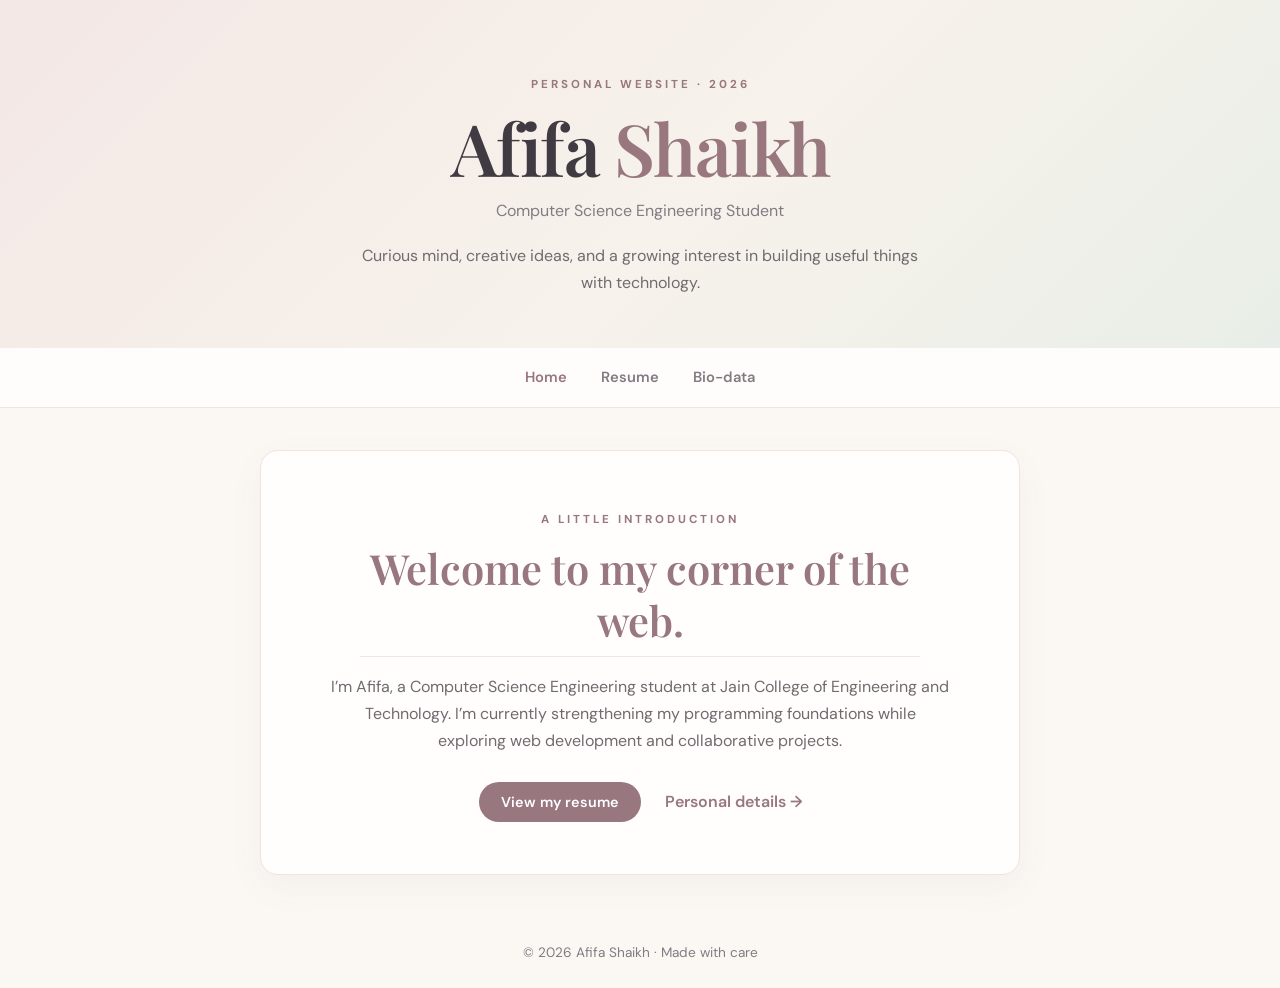
<file: index.html>
<!DOCTYPE html>
<html lang="en">
<head>
  <meta charset="UTF-8">
  <meta name="viewport" content="width=device-width, initial-scale=1.0">
  <meta name="description" content="Afifa Shaikh — Computer Science Engineering student.">
  <title>Afifa Shaikh | Home</title>
  <link rel="stylesheet" href="style.css">
</head>
<body>
  <header class="site-header">
    <p class="eyebrow">PERSONAL WEBSITE · 2026</p>
    <h1>Afifa <span>Shaikh</span></h1>
    <p class="subtitle">Computer Science Engineering Student</p>
    <p class="intro">Curious mind, creative ideas, and a growing interest in building useful things with technology.</p>
  </header>

  <nav aria-label="Main navigation">
    <a class="active" href="index.html">Home</a>
    <a href="resume.html">Resume</a>
    <a href="biodata.html">Bio-data</a>
  </nav>

  <main class="home-card">
    <p class="eyebrow">A LITTLE INTRODUCTION</p>
    <h2>Welcome to my corner of the web.</h2>
    <p>I’m Afifa, a Computer Science Engineering student at Jain College of Engineering and Technology. I’m currently strengthening my programming foundations while exploring web development and collaborative projects.</p>
    <div class="home-links">
      <a class="button" href="resume.html">View my resume</a>
      <a class="text-link" href="biodata.html">Personal details →</a>
    </div>
  </main>

  <footer>© 2026 Afifa Shaikh <span>·</span> Made with care</footer>
  <script src="script.js"></script>
</body>
</html>
</file>
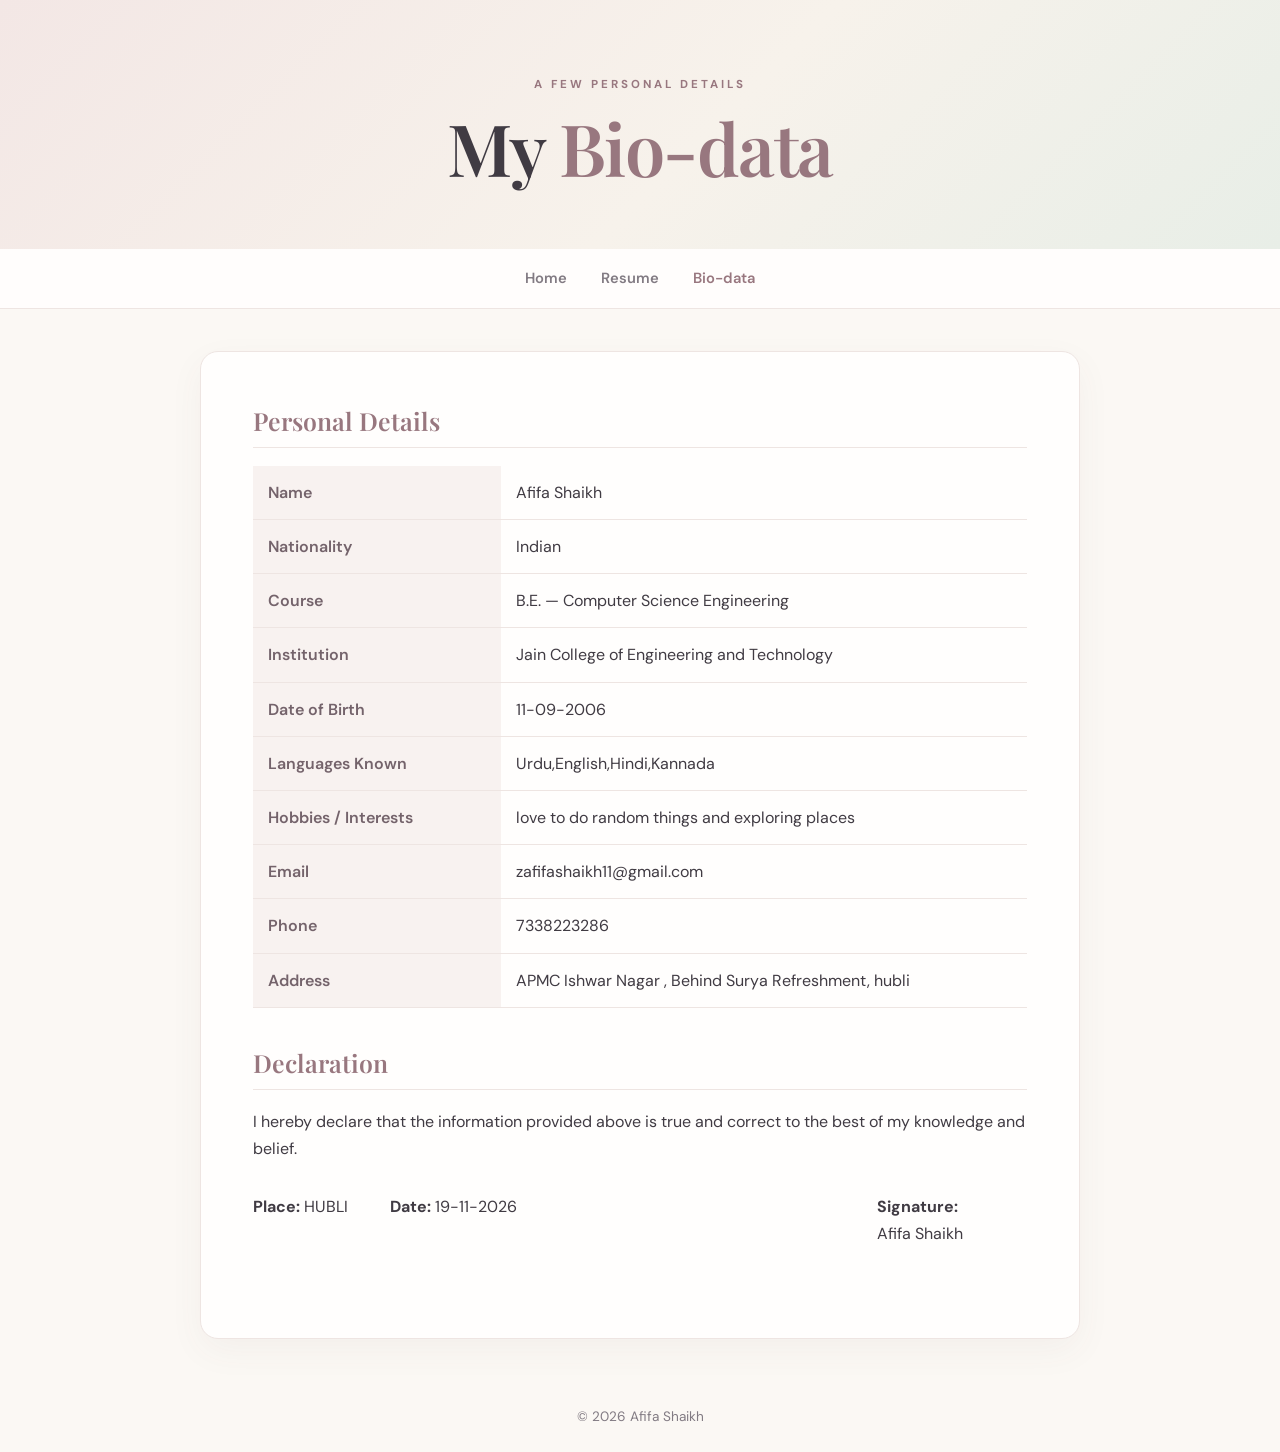
<file: biodata.html>
<!DOCTYPE html>
<html lang="en">
<head>
  <meta charset="UTF-8">
  <meta name="viewport" content="width=device-width, initial-scale=1.0">
  <title>Afifa Shaikh | Bio-data</title>
  <link rel="stylesheet" href="style.css">
</head>
<body>
  <header class="page-header">
    <p class="eyebrow">A FEW PERSONAL DETAILS</p>
    <h1>My <span>Bio-data</span></h1>
  </header>

  <nav aria-label="Main navigation">
    <a href="index.html">Home</a>
    <a href="resume.html">Resume</a>
    <a class="active" href="biodata.html">Bio-data</a>
  </nav>

  <main class="container">
    <section>
      <h2>Personal Details</h2>
      <table class="biodata">
        <tr><th>Name</th><td>Afifa Shaikh</td></tr>
        <tr><th>Nationality</th><td>Indian</td></tr>
        <tr><th>Course</th><td>B.E. — Computer Science Engineering</td></tr>
        <tr><th>Institution</th><td>Jain College of Engineering and Technology</td></tr>
        <tr><th>Date of Birth</th><td>11-09-2006</td></tr>
        <tr><th>Languages Known</th><td>Urdu,English,Hindi,Kannada</td></tr>
        <tr><th>Hobbies / Interests</th><td>love to do random things and exploring places</td></tr>
        <tr><th>Email</th><td>zafifashaikh11@gmail.com</td></tr>
        <tr><th>Phone</th><td>7338223286</td></tr>
        <tr><th>Address</th><td>APMC Ishwar Nagar , Behind Surya Refreshment, hubli</td></tr>
      </table>
    </section>

    <section>
      <h2>Declaration</h2>
      <p>I hereby declare that the information provided above is true and correct to the best of my knowledge and belief.</p>
      <div class="declaration">
        <p><strong>Place:</strong> HUBLI</p>
        <p><strong>Date:</strong> 19-11-2026 </p>
        <p class="signature"><strong>Signature:</strong><br>Afifa Shaikh</p>
      </div>
    </section>
  </main>

  <footer>© 2026 Afifa Shaikh</footer>
  <script src="script.js"></script>
</body>
</html>
</file>
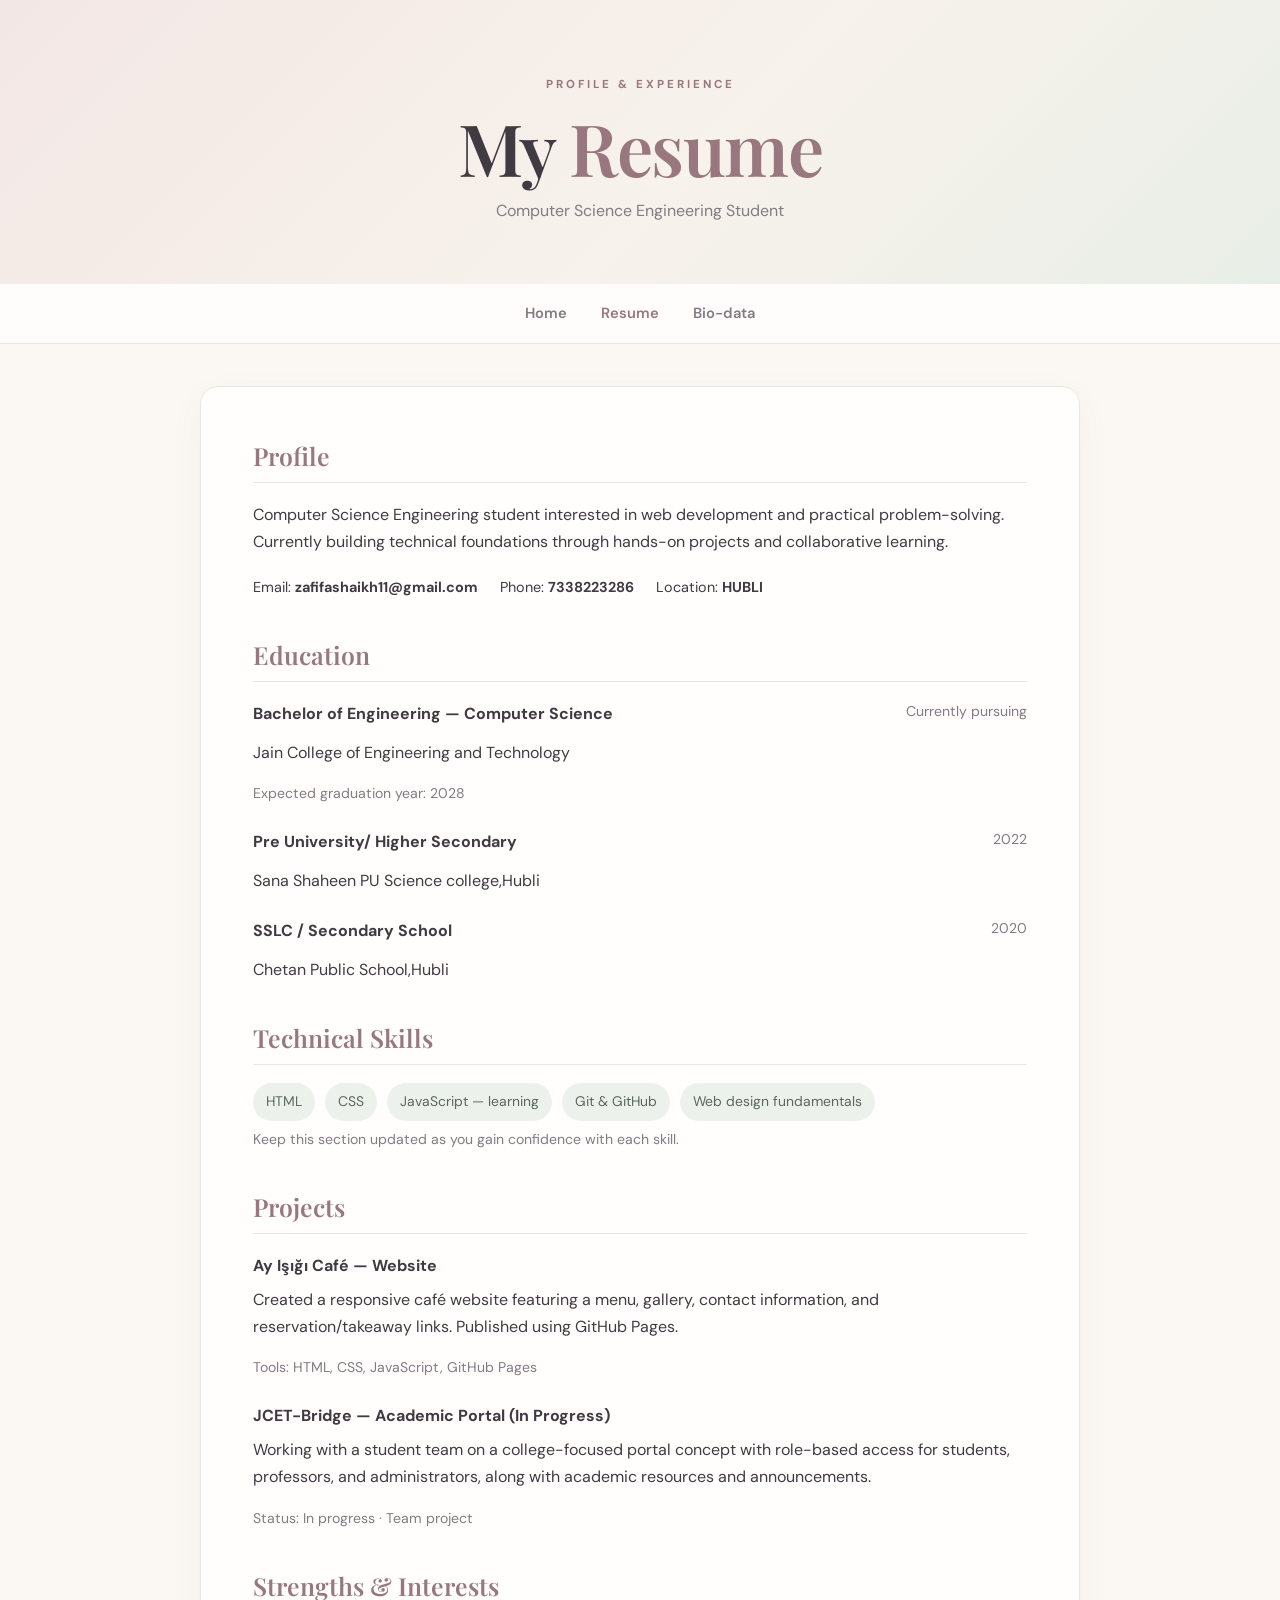
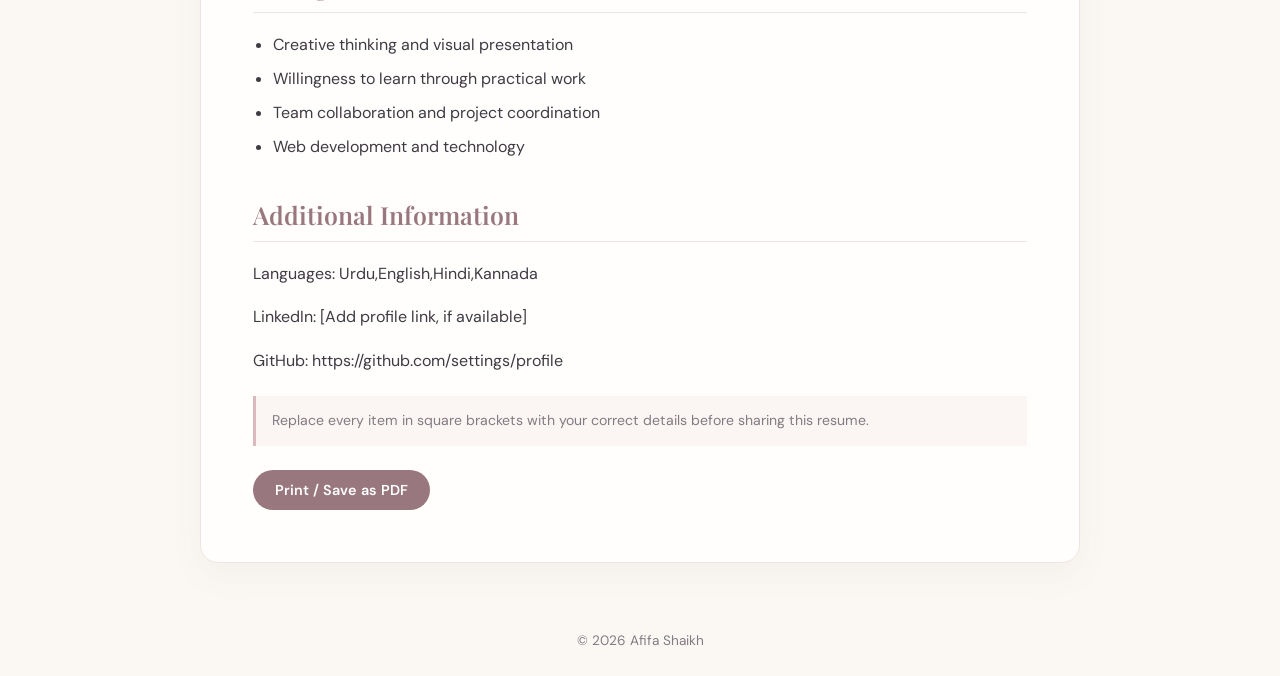
<file: resume.html>
<!DOCTYPE html>
<html lang="en">
<head>
  <meta charset="UTF-8">
  <meta name="viewport" content="width=device-width, initial-scale=1.0">
  <title>Afifa Shaikh | Resume</title>
  <link rel="stylesheet" href="style.css">
</head>
<body>
  <header class="page-header">
    <p class="eyebrow">PROFILE & EXPERIENCE</p>
    <h1>My <span>Resume</span></h1>
    <p class="subtitle">Computer Science Engineering Student</p>
  </header>

  <nav aria-label="Main navigation">
    <a href="index.html">Home</a>
    <a class="active" href="resume.html">Resume</a>
    <a href="biodata.html">Bio-data</a>
  </nav>

  <main class="container">
    <section>
      <h2>Profile</h2>
      <p>Computer Science Engineering student interested in web development and practical problem-solving. Currently building technical foundations through hands-on projects and collaborative learning.</p>
      <div class="contact-line">
        <span>Email: <strong>zafifashaikh11@gmail.com</strong></span>
        <span>Phone: <strong>7338223286</strong></span>
        <span>Location: <strong>HUBLI</strong></span>
      </div>
    </section>

    <section>
      <h2>Education</h2>
      <div class="entry">
        <div class="entry-heading"><h3>Bachelor of Engineering — Computer Science</h3><span class="date">Currently pursuing</span></div>
        <p>Jain College of Engineering and Technology</p>
        <p class="muted">Expected graduation year: 2028</p>
      </div>
      <div class="entry">
        <div class="entry-heading"><h3>Pre University/ Higher Secondary</h3><span class="date">2022</span></div>
        <p>Sana Shaheen PU Science college,Hubli</p>
      </div>
      <div class="entry">
        <div class="entry-heading"><h3>SSLC / Secondary School</h3><span class="date">2020</span></div>
        <p>Chetan Public School,Hubli</p>
      </div>
    </section>

    <section>
      <h2>Technical Skills</h2>
      <div class="tag-list">
        <span>HTML</span><span>CSS</span><span>JavaScript — learning</span>
        <span>Git & GitHub</span><span>Web design fundamentals</span>
      </div>
      <p class="muted small">Keep this section updated as you gain confidence with each skill.</p>
    </section>

    <section>
      <h2>Projects</h2>
      <div class="entry">
        <h3>Ay Işığı Café — Website</h3>
        <p>Created a responsive café website featuring a menu, gallery, contact information, and reservation/takeaway links. Published using GitHub Pages.</p>
        <p class="muted">Tools: HTML, CSS, JavaScript, GitHub Pages</p>
      </div>
      <div class="entry">
        <h3>JCET-Bridge — Academic Portal (In Progress)</h3>
        <p>Working with a student team on a college-focused portal concept with role-based access for students, professors, and administrators, along with academic resources and announcements.</p>
        <p class="muted">Status: In progress · Team project</p>
      </div>
    </section>

    <section>
      <h2>Strengths & Interests</h2>
      <ul class="clean-list">
        <li>Creative thinking and visual presentation</li>
        <li>Willingness to learn through practical work</li>
        <li>Team collaboration and project coordination</li>
        <li>Web development and technology</li>
      </ul>
    </section>

    <section>
      <h2>Additional Information</h2>
      <p>Languages: Urdu,English,Hindi,Kannada</p>
      <p>LinkedIn: [Add profile link, if available]</p>
      <p>GitHub: https://github.com/settings/profile</p>
    </section>

    <p class="note">Replace every item in square brackets with your correct details before sharing this resume.</p>
    <button class="button print-button" onclick="window.print()">Print / Save as PDF</button>
  </main>

  <footer>© 2026 Afifa Shaikh</footer>
  <script src="script.js"></script>
</body>
</html>
</file>
<file: style.css>
@import url('https://fonts.googleapis.com/css2?family=DM+Sans:wght@400;500;600;700&family=Playfair+Display:wght@500;600;700&display=swap');

:root {
  --cream: #fbf8f4;
  --white: #fffefd;
  --ink: #403b43;
  --muted: #827b83;
  --rose: #d8b9bd;
  --rose-dark: #98777f;
  --sage: #dce5dc;
  --line: #eee5e2;
}

* { box-sizing: border-box; }
html { scroll-behavior: smooth; }
body {
  margin: 0;
  background: var(--cream);
  color: var(--ink);
  font-family: 'DM Sans', sans-serif;
  line-height: 1.7;
}
.site-header, .page-header {
  text-align: center;
  padding: 68px 20px 52px;
  background: linear-gradient(135deg, #f3e7e5, #f7f2eb 55%, #e8eee7);
}
.site-header h1, .page-header h1 {
  margin: 8px 0;
  font: 600 clamp(2.5rem, 7vw, 4.5rem)/1.15 'Playfair Display', serif;
  letter-spacing: -1.5px;
}
h1 span { color: var(--rose-dark); }
.eyebrow {
  color: var(--rose-dark);
  font-size: .72rem;
  font-weight: 700;
  letter-spacing: 3px;
}
.subtitle { color: var(--muted); margin: 8px 0; }
.intro { max-width: 560px; margin: 18px auto 0; color: #716a70; }
nav {
  display: flex;
  justify-content: center;
  gap: 34px;
  flex-wrap: wrap;
  padding: 17px 12px;
  background: rgba(255,254,253,.9);
  border-bottom: 1px solid var(--line);
}
nav a {
  color: var(--muted);
  text-decoration: none;
  font-size: .92rem;
  font-weight: 600;
  transition: color .2s ease;
}
nav a:hover, nav a.active { color: var(--rose-dark); }
.home-card, .container {
  width: min(880px, calc(100% - 36px));
  margin: 42px auto;
  padding: clamp(25px, 5vw, 52px);
  background: var(--white);
  border: 1px solid var(--line);
  border-radius: 18px;
  box-shadow: 0 12px 35px rgba(91, 71, 73, .05);
}
.home-card { max-width: 760px; text-align: center; }
.home-card h2 {
  max-width: 560px;
  margin: 10px auto 16px;
  font: 600 clamp(1.8rem, 4vw, 2.6rem)/1.25 'Playfair Display', serif;
}
.home-card > p:not(.eyebrow) { max-width: 620px; margin: 0 auto; color: #716a70; }
.home-links { display: flex; align-items: center; justify-content: center; gap: 24px; flex-wrap: wrap; margin-top: 28px; }
.button {
  display: inline-block;
  border: 0;
  border-radius: 999px;
  padding: 11px 22px;
  background: var(--rose-dark);
  color: white;
  text-decoration: none;
  font: 600 .9rem 'DM Sans', sans-serif;
  cursor: pointer;
}
.button:hover { background: #80616a; }
.text-link { color: var(--rose-dark); text-decoration: none; font-weight: 600; }
section { margin-bottom: 38px; }
section:last-of-type { margin-bottom: 22px; }
h2 {
  margin: 0 0 18px;
  padding-bottom: 10px;
  border-bottom: 1px solid var(--line);
  color: var(--rose-dark);
  font: 600 1.55rem 'Playfair Display', serif;
}
h3 { margin: 0 0 5px; font-size: 1rem; }
p { margin-top: 7px; }
.entry { margin: 0 0 22px; }
.entry-heading { display: flex; justify-content: space-between; gap: 14px; flex-wrap: wrap; }
.date, .muted, .small { color: var(--muted); font-size: .88rem; }
.contact-line { display: flex; flex-wrap: wrap; gap: 8px 22px; margin-top: 20px; font-size: .9rem; }
.tag-list { display: flex; flex-wrap: wrap; gap: 10px; }
.tag-list span {
  padding: 7px 13px;
  border-radius: 999px;
  background: #edf1eb;
  color: #59685d;
  font-size: .87rem;
}
.clean-list { padding-left: 20px; }
.clean-list li { margin: 7px 0; }
table { width: 100%; border-collapse: collapse; margin: 12px 0; }
th, td { padding: 13px 15px; border-bottom: 1px solid var(--line); text-align: left; vertical-align: top; }
th { width: 32%; color: #74636b; background: #f8f2f0; font-weight: 600; }
.note { padding: 13px 16px; border-left: 3px solid var(--rose); background: #fbf5f3; color: var(--muted); font-size: .88rem; }
.declaration { display: flex; flex-wrap: wrap; gap: 12px 42px; margin-top: 24px; }
.signature { margin-left: auto; min-width: 150px; }
.print-button { margin-top: 10px; }
footer { padding: 24px 15px; text-align: center; color: var(--muted); font-size: .85rem; }
footer span { color: var(--rose-dark); }

@media (max-width: 600px) {
  .site-header, .page-header { padding: 48px 18px 38px; }
  nav { gap: 22px; }
  .home-card, .container { margin: 22px auto; padding: 24px 20px; }
  th, td { padding: 10px 9px; font-size: .88rem; }
  th { width: 38%; }
  .contact-line { display: grid; }
}
@media print {
  body { background: white; }
  nav, footer, .print-button { display: none; }
  .container { width: 100%; margin: 0; padding: 0; border: 0; box-shadow: none; }
  .page-header { padding: 20px; }
  section { break-inside: avoid; }
}
</file>
